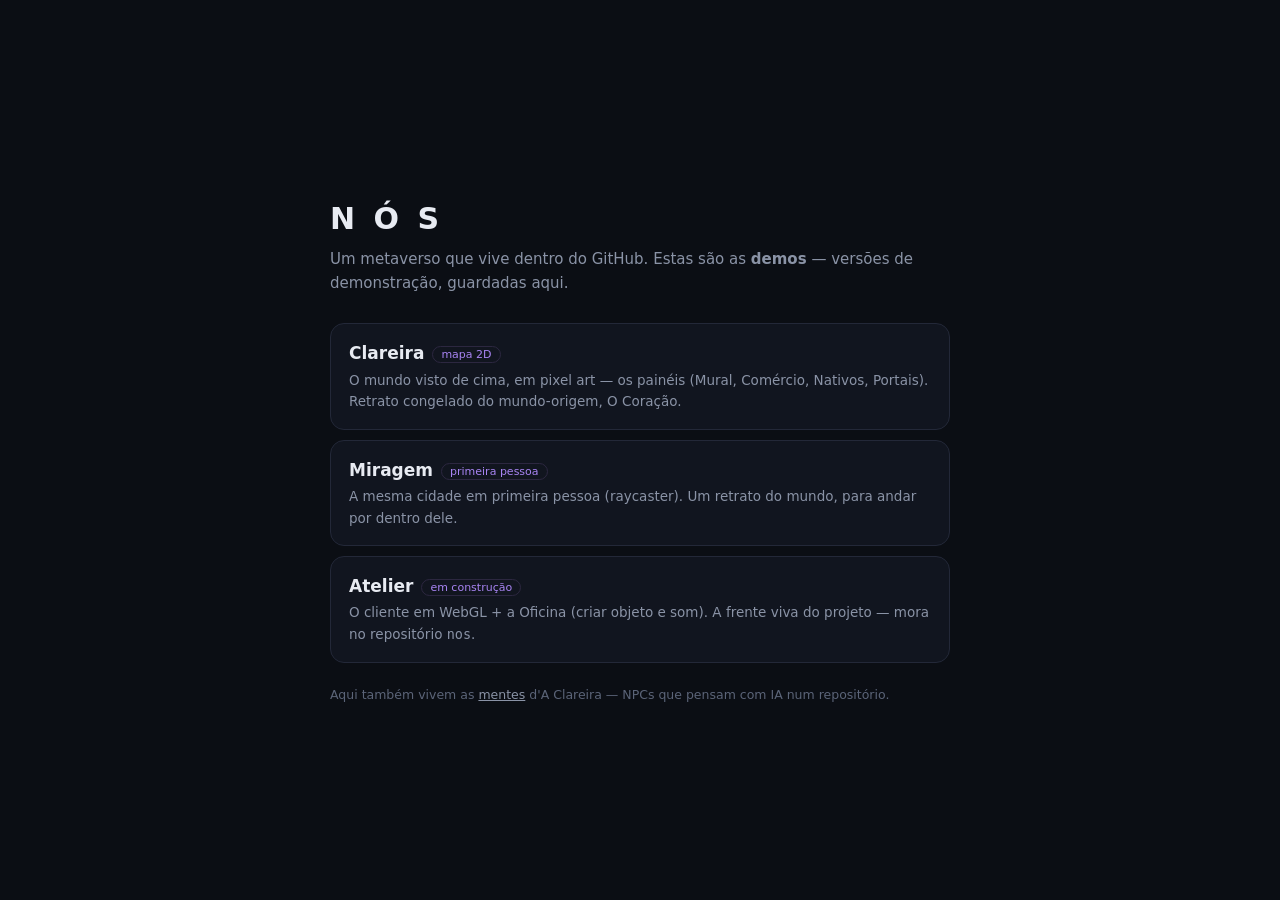
<file: docs/index.html>
<!doctype html>
<html lang="pt-BR">
<head>
<meta charset="utf-8">
<meta name="viewport" content="width=device-width, initial-scale=1">
<title>NÓS — demos</title>
<style>
  :root { color-scheme: dark; }
  * { box-sizing: border-box; }
  body { margin: 0; min-height: 100vh; display: grid; place-items: center; padding: 24px;
    font: 15px/1.6 system-ui, sans-serif; color: #cdd3e0; background: #0b0e14; }
  main { width: 100%; max-width: 620px; }
  h1 { font-size: 30px; letter-spacing: 4px; margin: 0 0 4px; color: #e8ebf2; }
  .sub { color: #8a93a6; margin: 0 0 28px; }
  a.card { display: block; text-decoration: none; color: inherit; border: 1px solid #232838;
    border-radius: 14px; padding: 16px 18px; margin: 10px 0; background: #11151f; transition: .15s; }
  a.card:hover { border-color: #a884f3; background: #151a26; }
  a.card b { color: #e8ebf2; font-size: 17px; }
  a.card .d { color: #8a93a6; font-size: 13.5px; margin-top: 2px; }
  .tag { font-size: 11px; color: #a884f3; border: 1px solid #2c2740; border-radius: 999px;
    padding: 1px 8px; margin-left: 8px; vertical-align: middle; }
  footer { color: #5b6478; font-size: 12.5px; margin-top: 22px; }
  footer a { color: #8a93a6; }
</style>
</head>
<body>
<main>
  <h1>N Ó S</h1>
  <p class="sub">Um metaverso que vive dentro do GitHub. Estas são as <b>demos</b> — versões de demonstração, guardadas aqui.</p>

  <a class="card" href="./clareira/">
    <b>Clareira</b><span class="tag">mapa 2D</span>
    <div class="d">O mundo visto de cima, em pixel art — os painéis (Mural, Comércio, Nativos, Portais). Retrato congelado do mundo-origem, O Coração.</div>
  </a>

  <a class="card" href="./miragem/">
    <b>Miragem</b><span class="tag">primeira pessoa</span>
    <div class="d">A mesma cidade em primeira pessoa (raycaster). Um retrato do mundo, para andar por dentro dele.</div>
  </a>

  <a class="card" href="https://brigsd.github.io/nos/fps/v3/jogo.html">
    <b>Atelier</b><span class="tag">em construção</span>
    <div class="d">O cliente em WebGL + a Oficina (criar objeto e som). A frente viva do projeto — mora no repositório <code>nos</code>.</div>
  </a>

  <footer>
    Aqui também vivem as <a href="https://github.com/brigsd/nos-mentes">mentes</a> d'A Clareira — NPCs que pensam com IA num repositório.
  </footer>
</main>
</body>
</html>
</file>
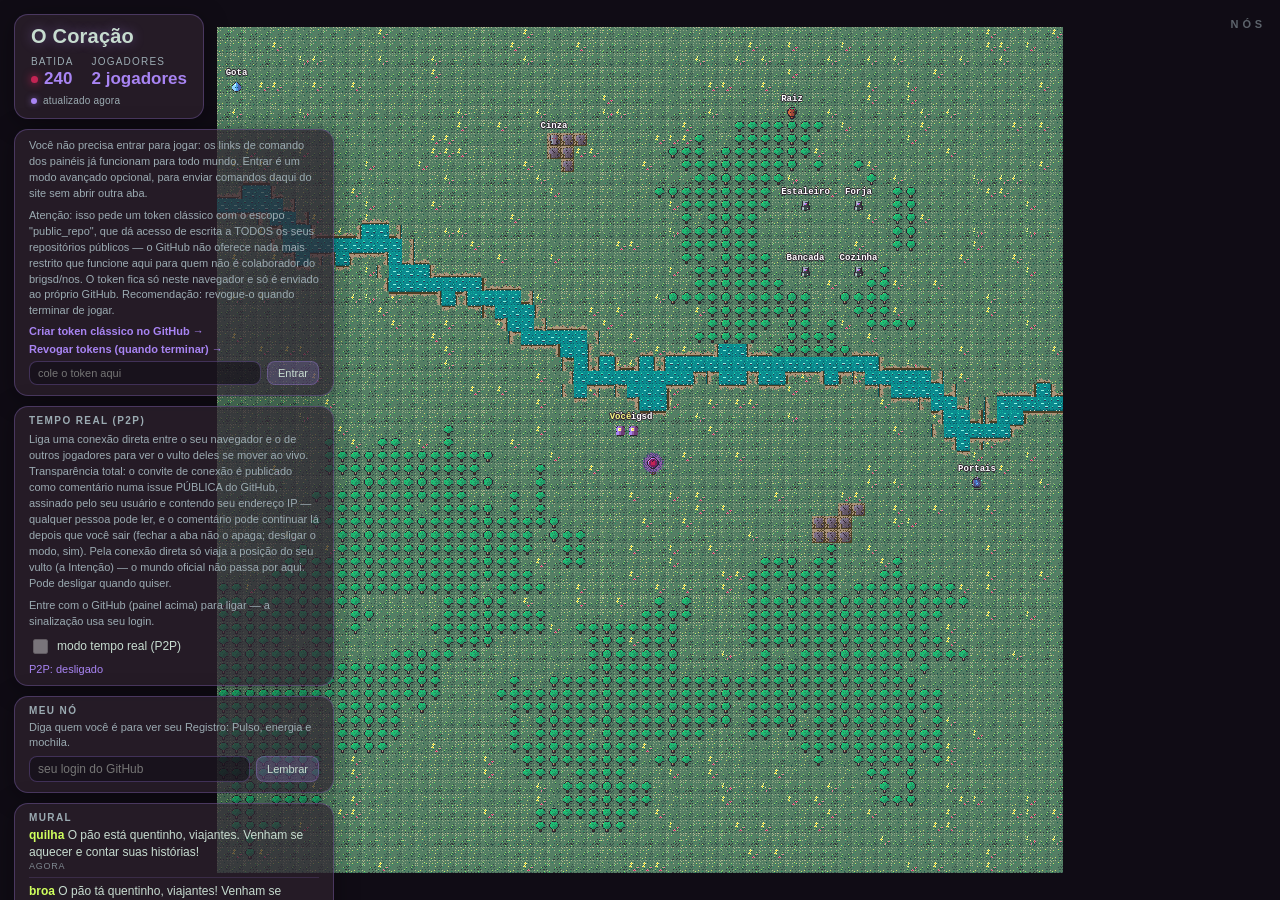
<file: docs/clareira/index.html>
<!doctype html>
<!-- Entrada do cliente 2D (V1): shell do Vite — mapa, painéis e HUD nascem de site/src/*.ts. -->
<html lang="pt-BR">
  <head>
    <meta charset="UTF-8" />
    <meta
      name="viewport"
      content="width=device-width, initial-scale=1, maximum-scale=1, user-scalable=no, viewport-fit=cover"
    />
    <meta name="theme-color" content="#100c15" />
    <meta
      name="description"
      content="O Coração — o primeiro mundo de NÓS, um metaverso coletivo 2D que vive inteiramente dentro do GitHub."
    />
    <title>O Coração · NÓS</title>
    <script type="module" crossorigin src="./assets/index-DyHT3wCT.js"></script>
    <link rel="stylesheet" crossorigin href="./assets/index-C6pbxzJj.css">
  </head>
  <body>
    <div id="app">
      <canvas id="map" aria-label="Mapa de O Coração"></canvas>

      <div id="hud">
        <div class="hud-top-group">
          <div class="hud-visiting" id="hud-visiting" hidden aria-live="polite"></div>

          <div class="hud-top">
            <div class="hud-panel">
              <h1 class="hud-title" id="hud-world-name">O Coração</h1>
              <dl class="hud-stats">
                <div class="hud-stat">
                  <dt>Batida</dt>
                  <dd><span class="pulse-dot" aria-hidden="true"></span><span id="stat-tick">—</span></dd>
                </div>
                <div class="hud-stat">
                  <dt>Jogadores</dt>
                  <dd id="stat-players">—</dd>
                </div>
              </dl>
              <p class="live-indicator" id="hud-live">
                <span class="live-dot" id="hud-live-dot" aria-hidden="true"></span><span id="hud-live-label">—</span>
              </p>
            </div>
            <div class="hud-brand" aria-hidden="true">NÓS</div>
          </div>

          <section class="hud-auth" id="hud-auth" aria-label="Entrar com GitHub"></section>

          <section class="hud-p2p" id="hud-p2p" aria-label="Modo tempo real (P2P) — ver outros jogadores ao vivo"></section>

          <section class="hud-meuno" id="hud-meuno" aria-label="Meu Nó — Pulso, energia e mochila"></section>

          <section class="hud-mural" id="hud-mural" aria-label="Mural do mundo — últimas falas, trocas e respostas">
            <h2 class="hud-mural-title">Mural</h2>
            <ol class="hud-mural-list" id="hud-mural-list"></ol>
          </section>

          <details class="hud-comercio" id="hud-comercio">
            <summary class="hud-comercio-summary">Comércio</summary>
            <div id="hud-comercio-body"></div>
          </details>

          <details class="hud-nativos" id="hud-nativos">
            <summary class="hud-nativos-summary">Nativos</summary>
            <div id="hud-nativos-body"></div>
          </details>

          <details class="hud-oficinas" id="hud-oficinas">
            <summary class="hud-oficinas-summary">Oficinas</summary>
            <div id="hud-oficinas-body"></div>
          </details>

          <details class="hud-portais" id="hud-portais">
            <summary class="hud-portais-summary">Portais</summary>
            <div id="hud-portais-body"></div>
          </details>
        </div>

        <p class="hud-hint">
          Arraste para explorar · roda ou pinça para aproximar ·
          <a class="hud-fps-link" href="fps/">jogar em primeira pessoa ▶</a>
        </p>
      </div>

      <div id="status" class="status" role="status" hidden></div>
    </div>
  </body>
</html>
</file>
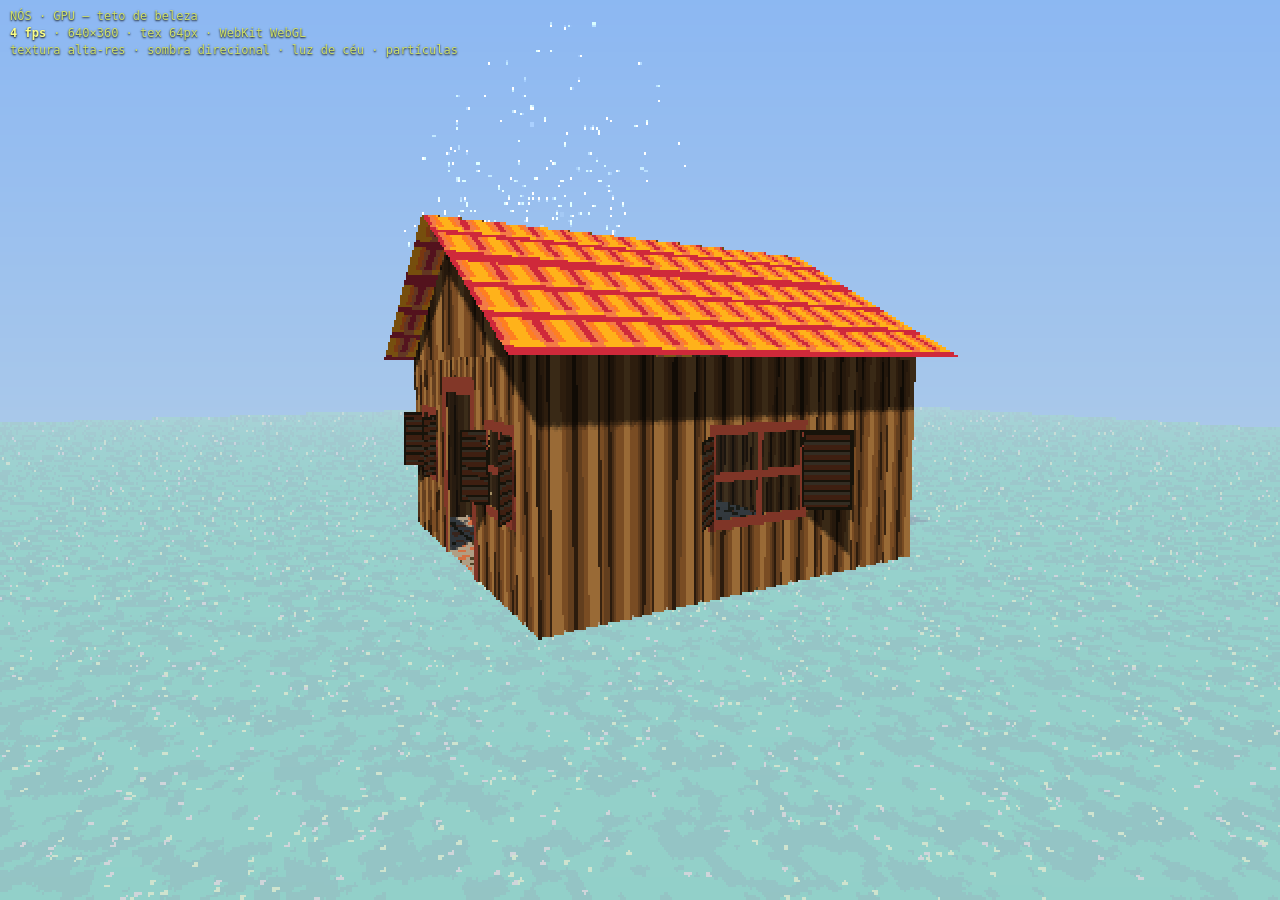
<file: docs/miragem/gpu-beauty.html>
<!doctype html>
<!-- teto de beleza GPU (D-54): variante do protótipo WebGL pra medir o máximo visual antes do v3. -->
<html lang="pt-BR">
<head>
<meta charset="utf-8" />
<meta name="viewport" content="width=device-width, initial-scale=1, viewport-fit=cover" />
<title>NÓS · teto de beleza GPU (D-54)</title>
<style>
  html, body { margin: 0; height: 100%; background: #0c0f16; overflow: hidden; }
  #c { display: block; width: 100vw; height: 100vh; image-rendering: pixelated; image-rendering: crisp-edges; }
  #hud { position: fixed; top: 8px; left: 10px; font: 12px/1.4 ui-monospace, Menlo, monospace; color: #cddf6c; text-shadow: 0 1px 2px #000; pointer-events: none; }
  #hud b { color: #fbff86; }
</style>
</head>
<body>
<canvas id="c"></canvas>
<div id="hud">NÓS · GPU — teto de beleza<br><b id="fps">— fps</b> · <span id="dev">—</span><br>textura alta-res · sombra direcional · luz de céu · partículas</div>
<script>
/* ============================================================================
   NÓS — teto de beleza GPU (D-54b). A casa do D-53 com o que a GPU dá "de
   graça" e a CPU não dava: texturas de alta resolução (64px), SOMBRA
   DIRECIONAL real (shadow-map — o sol projeta a casa no chão e o beiral
   sombreia a parede), luz de céu HEMISFÉRICA (ambiente do alto + rebote do
   chão) e PARTÍCULAS (poeira/pólen pegando a luz). Tudo num framebuffer
   fixo (?res=), upscale NEAREST — pixel art preservado, custo ~constante.
   ========================================================================== */
const P = new URLSearchParams(location.search);
const IW = Math.max(160, (parseInt(P.get('res')) || 640) | 0), IH = Math.round(IW * 9 / 16);
const TS = Math.max(1, (parseInt(P.get('ts')) || 4) | 0);   // escala das texturas (4 = 64px)

const PALETTE = ["#2e222f","#3e3546","#625565","#966c6c","#ab947a","#694f62","#7f708a","#9babb2","#c7dcd0","#ffffff","#6e2727","#b33831","#ea4f36","#f57d4a","#ae2334","#e83b3b","#fb6b1d","#f79617","#f9c22b","#7a3045","#9e4539","#cd683d","#e6904e","#fbb954","#4c3e24","#676633","#a2a947","#d5e04b","#fbff86","#165a4c","#239063","#1ebc73","#91db69","#cddf6c","#313638","#374e4a","#547e64","#92a984","#b2ba90","#0b5e65","#0b8a8f","#0eaf9b","#30e1b9","#8ff8e2","#323353","#484a77","#4d65b4","#4d9be6","#8fd3ff","#45293f","#6b3e75","#905ea9","#a884f3","#eaaded","#753c54","#a24b6f","#cf657f","#ed8099","#831c5d","#c32454","#f04f78","#f68181","#fca790","#fdcbb0"];
const RGB = PALETTE.map(h => [parseInt(h.slice(1,3),16), parseInt(h.slice(3,5),16), parseInt(h.slice(5,7),16)]);
/* dithering ordenado (Bayer 4×4): mescla 2 índices da paleta no pixel p/ COMPOR
   cores que a Resurrect64 não tem — ex.: castanho-sela = laranja+marrom-escuro */
const BAYER4 = [0,8,2,10, 12,4,14,6, 3,11,1,9, 15,7,13,5];
function dth(x, y, a, b, t) { return (BAYER4[(y & 3) * 4 + (x & 3)] / 16) < t ? a : b; }
function hash2(x, y) { let h = (x * 374761393 + y * 668265263) >>> 0; h = (h ^ (h >> 13)) * 1274126177; return ((h ^ (h >> 16)) >>> 0) / 4294967295; }
function vnoise(x, y) { const xi = Math.floor(x), yi = Math.floor(y), xf = x - xi, yf = y - yi; const u = xf*xf*(3-2*xf), v = yf*yf*(3-2*yf); const a=hash2(xi,yi),b=hash2(xi+1,yi),c=hash2(xi,yi+1),d=hash2(xi+1,yi+1); return a*(1-u)*(1-v)+b*u*(1-v)+c*(1-u)*v+d*u*v; }
function fbm(x, y) { return vnoise(x, y) * 0.6 + vnoise(x * 2.1 + 5, y * 2.1 + 9) * 0.3 + vnoise(x * 4.3, y * 4.3) * 0.1; }

/* ---------- texturas de alta-res (coords em espaço "base"; S = escala) ---------- */
function texCanvas(W, H, fn) {
  const cv = document.createElement('canvas'); cv.width = W; cv.height = H;
  const ctx = cv.getContext('2d'); const img = ctx.createImageData(W, H); const d = img.data;
  for (let y = 0; y < H; y++) for (let x = 0; x < W; x++) {
    const v = fn(x, y); const o = (y*W+x)*4;
    if (Array.isArray(v)) { d[o]=v[0]; d[o+1]=v[1]; d[o+2]=v[2]; d[o+3]=255; } // cor RGB direta (fora da paleta)
    else if (v < 0) { d[o+3] = 0; }                                            // transparente
    else { const [r,g,b] = RGB[v]; d[o]=r; d[o+1]=g; d[o+2]=b; d[o+3]=255; }   // índice da paleta
  }
  ctx.putImageData(img, 0, 0); return cv;
}
/* TORA VERTICAL UNIFORME (de pé) em CASTANHO QUENTE (mel/castanheira) como a
   referência do ideador. O castanho-sela não existe na paleta -> COMPOSTO por
   dithering (laranja 21 + marrom-escuro 24 = ~#865129). Cilindro: crista clara
   -> corpo castanho -> borda escura. Grão = estrias verticais um tom +escuras. */
/* madeira em tons REAIS (a Resurrect64 não tem castanho quente) — mel na crista
   -> castanho no corpo -> sombra na borda, + 2 grãos finos. Liso, como a ref. */
const W_CREST=[190,138,80], W_BODY=[150,98,52], W_MID=[122,80,44], W_EDGE=[92,60,32], W_GRAIN=[70,45,24], W_JUNTA=[54,35,19];
function logIdx(x, y) {
  const bx = x / TS, by = y / TS;
  const logW = 3.4, li = Math.floor(bx / logW), inLog = bx / logW - li;  // toras de pé
  if (inLog < 0.05 || inLog > 0.95) return W_JUNTA;                      // junta entre toras
  const r = Math.abs(inLog - 0.5);                                       // 0 meio .. 0.5 borda (cilindro)
  let c = r < 0.14 ? W_CREST : r < 0.30 ? W_BODY : r < 0.42 ? W_MID : W_EDGE;
  if (Math.abs(inLog - 0.30) < 0.02 || Math.abs(inLog - 0.70) < 0.02) c = W_GRAIN; // 2 grãos finos
  return c;
}
const WALL_TEX = texCanvas(16*TS, 32*TS, (x, y) => logIdx(x, y));
/* distância ponto→segmento (p/ desenhar a tesoura) */
function segD(px, py, ax, ay, bx, by) { const ex=bx-ax, ey=by-ay, l2=ex*ex+ey*ey||1; let t=((px-ax)*ex+(py-ay)*ey)/l2; t=t<0?0:t>1?1:t; return Math.hypot(px-(ax+t*ex), py-(ay+t*ey)); }
/* EMPENA: a TESOURA (treliça) simétrica sobre o eixo — pendural central,
   tirante e duas escoras seguindo o telhado. Mapeada uv 0..1 = centralizada. */
/* EMPENA = toras horizontais (log gable), coerente com a parede. A "tesoura"
   pintada ficava chapada/estranha; um log cabin de verdade tem empena de
   toras. Uma treliça DE VERDADE (vigas em 3D) fica pra um próximo passo. */
const TRUSS_TEX = texCanvas(16*TS, 16*TS, (x, y) => logIdx(x, y));
/* verga da porta + fundo interno do vão: também toras (coerência total) */
const TRIM_TEX = texCanvas(16*TS, 16*TS, (x, y) => logIdx(x, y));
const FRAME_TEX = texCanvas(8*TS, 8*TS, (x, y) => (fbm(x/TS*0.6, y/TS*0.6) > 0.55 ? 24 : 20));
/* ABA (folha da janela) — venezianas: ripas horizontais, com moldura */
const SHUTTER_TEX = texCanvas(8*TS, 16*TS, (x, y) => {
  const bx = x/TS, by = y/TS;
  let i = (Math.floor(by) % 2 === 0) ? 4 : 21;                          // ripa clara/escura
  if ((by % 2) < 0.45) i = 24;                                          // sombra sob a ripa
  if (bx < 0.7 || bx > 7.3 || by < 0.6 || by > 15.4) i = 24;            // moldura da aba
  return i;
});
/* telha: fiadas de telhas sobrepostas, cada uma com brilho no topo e sombra
   embaixo (terracota) */
/* TELHA DE BARRO (capa-canal): canais meia-cana descendo a água (cilindro
   como as toras, mas terracota) + fiadas horizontais onde a telha de cima
   sobrepõe (linha de sombra + lábio que pega luz). Lê como telhinha de barro. */
const ROOF_TEX = texCanvas(16*TS, 16*TS, (x, y) => {
  const bx = x/TS, by = y/TS;
  const chanW = 4, ci = Math.floor(bx / chanW), inCh = bx / chanW - ci;  // canais descem a água
  const r = Math.abs(inCh - 0.5);
  let i = r < 0.13 ? 17 : r < 0.28 ? 16 : r < 0.40 ? 21 : 14;            // crista clara -> vale escuro
  const courseH = 5, inC = by % courseH;
  if (inC < 0.85) i = 14;                                                // sombra sob a telha de cima
  else if (inC < 1.6) i = r < 0.32 ? 17 : 21;                            // lábio da telha (luz)
  return i;
});
/* grama: base mosqueada + tufos verticais + florzinhas */
const GRASS_TEX = texCanvas(16*TS, 16*TS, (x, y) => {
  const bx = x/TS, by = y/TS; const n = fbm(bx*0.9+1, by*0.9+1);
  let i = n > 0.7 ? 33 : n > 0.46 ? 32 : n > 0.22 ? 31 : 30;
  if (fbm(bx*3.1, by*0.7) > 0.72) i = 32;              // lâmina
  const h = hash2(x*7, y*7); if (h < 0.006) i = 28; else if (h < 0.012) i = 63; // flor
  return i;
});
/* assoalho: tábuas com veio, juntas e nós */
const FLOOR_TEX = texCanvas(16*TS, 16*TS, (x, y) => {
  const bx = x/TS, by = y/TS; const board = (by/4)|0; const n = fbm(bx*2.2+board*5, board*1.7+by*0.3);
  let i = n > 0.62 ? 22 : n < 0.34 ? 4 : 21;
  if ((by % 4) < 0.5) i = 24;                            // junta
  if (hash2((board*97+ (bx*3|0)), board) < 0.05 && (by%4) > 1) i = 24; // nó
  return i;
});

/* ---------- mat4 ---------- */
const m4 = {
  persp(f, a, n, r) { const t = 1/Math.tan(f/2), nf = 1/(n-r); return [t/a,0,0,0, 0,t,0,0, 0,0,(r+n)*nf,-1, 0,0,2*r*n*nf,0]; },
  ortho(l, r, b, t, n, f) { return [2/(r-l),0,0,0, 0,2/(t-b),0,0, 0,0,-2/(f-n),0, -(r+l)/(r-l),-(t+b)/(t-b),-(f+n)/(f-n),1]; },
  mul(a, b) { const o = new Array(16); for (let r=0;r<4;r++) for (let c=0;c<4;c++) o[c*4+r]=a[r]*b[c*4]+a[4+r]*b[c*4+1]+a[8+r]*b[c*4+2]+a[12+r]*b[c*4+3]; return o; },
  lookAt(e, ct, up) { let zx=e[0]-ct[0],zy=e[1]-ct[1],zz=e[2]-ct[2]; let l=Math.hypot(zx,zy,zz)||1; zx/=l;zy/=l;zz/=l;
    let xx=up[1]*zz-up[2]*zy,xy=up[2]*zx-up[0]*zz,xz=up[0]*zy-up[1]*zx; l=Math.hypot(xx,xy,xz)||1; xx/=l;xy/=l;xz/=l;
    const yx=zy*xz-zz*xy,yy=zz*xx-zx*xz,yz=zx*xy-zy*xx;
    return [xx,yx,zx,0, xy,yy,zy,0, xz,yz,zz,0, -(xx*e[0]+xy*e[1]+xz*e[2]),-(yx*e[0]+yy*e[1]+yz*e[2]),-(zx*e[0]+zy*e[1]+zz*e[2]),1]; },
};

/* ---------- geometria ---------- */
function Mesh() { return { v: [] }; }
function quad(m, p0, p1, p2, p3, uS, vS, nrm) { const push = (p,u,v) => m.v.push(p[0],p[1],p[2], u,v, nrm[0],nrm[1],nrm[2]);
  push(p0,0,vS); push(p1,uS,vS); push(p2,uS,0); push(p0,0,vS); push(p2,uS,0); push(p3,0,0); }
function quadUV(m, p0, p1, p2, p3, a, b, c, d, nrm) { const push = (p,uv) => m.v.push(p[0],p[1],p[2], uv[0],uv[1], nrm[0],nrm[1],nrm[2]);
  push(p0,a); push(p1,b); push(p2,c); push(p0,a); push(p2,c); push(p3,d); }
function tri(m, p0, p1, p2, uv0, uv1, uv2, nrm) { const push = (p,uv) => m.v.push(p[0],p[1],p[2], uv[0],uv[1], nrm[0],nrm[1],nrm[2]);
  push(p0,uv0); push(p1,uv1); push(p2,uv2); }
const HW = 1.5, WALLH = 1.2, RIDGE = 1.98, DOORW = 0.34, DOORH = 1.0, OV = 0.22;   // porta MAIS ESTREITA e ALTA
const walls = Mesh(), truss = Mesh(), trim = Mesh(), fram = Mesh(), shut = Mesh(), roof = Mesh(), floor = Mesh(), planks = Mesh();
/* PAREDE COM VÃO real (janela = abertura): base (o,R,U,N) + tamanho (w,h) +
   furo (hx,hy,hw,hh). Emite 4 tiras ao redor (madeira contínua), moldura escura
   e cruzeta fina; o vão fica ABERTO — vê-se o interior através. */
function panelHole(o, R, U, N, w, h, hx, hy, hw, hh, uS, vS) {
  const pt = (lu,lv) => [o[0]+R[0]*lu+U[0]*lv, o[1]+R[1]*lu+U[1]*lv, o[2]+R[2]*lu+U[2]*lv];
  const uv = (lu,lv) => [lu/w*uS, (1-lv/h)*vS];
  const strip = (a,b,c,d) => quadUV(walls, pt(a,b),pt(c,b),pt(c,d),pt(a,d), uv(a,b),uv(c,b),uv(c,d),uv(a,d), N);
  strip(0,0, w,hy); strip(0,hy+hh, w,h); strip(0,hy, hx,hy+hh); strip(hx+hw,hy, w,hy+hh);
  const off = [N[0]*0.01, N[1]*0.01, N[2]*0.01];
  const P = (lu,lv) => { const p = pt(lu,lv); return [p[0]+off[0], p[1]+off[1], p[2]+off[2]]; };
  const bar = (a,b,c,d) => quadUV(fram, P(a,b),P(c,b),P(c,d),P(a,d), [0,1],[1,1],[1,0],[0,0], N);
  const fw = 0.05;
  bar(hx-fw,hy-fw, hx+hw+fw,hy); bar(hx-fw,hy+hh, hx+hw+fw,hy+hh+fw);   // moldura baixo/topo
  bar(hx-fw,hy, hx,hy+hh); bar(hx+hw,hy, hx+hw+fw,hy+hh);               // moldura esq/dir
  const mx = hx+hw/2, my = hy+hh/2, mt = 0.022;
  bar(mx-mt,hy, mx+mt,hy+hh); bar(hx,my-mt, hx+hw,my+mt);              // cruzeta
  // DUAS ABAS (folhas que abrem): dobradiça em cada lateral, abertas ~40° pra fora
  const ws = hw/2 * 0.98, ang = 0.72, co = Math.cos(ang), si = Math.sin(ang);
  const aba = (hu, dir) => {
    const P = (lu, lv) => [o[0]+R[0]*lu+U[0]*lv, o[1]+R[1]*lu+U[1]*lv, o[2]+R[2]*lu+U[2]*lv];
    const hb = P(hu, hy), ht = P(hu, hy+hh);
    const fO = [dir*R[0]*ws*co + N[0]*ws*si, dir*R[1]*ws*co + N[1]*ws*si, dir*R[2]*ws*co + N[2]*ws*si];
    const fb = [hb[0]+fO[0], hb[1]+fO[1], hb[2]+fO[2]], ft = [ht[0]+fO[0], ht[1]+fO[1], ht[2]+fO[2]];
    let e1=[ht[0]-hb[0],ht[1]-hb[1],ht[2]-hb[2]], e2=[fO[0],fO[1],fO[2]];
    let nx=e1[1]*e2[2]-e1[2]*e2[1], ny=e1[2]*e2[0]-e1[0]*e2[2], nz=e1[0]*e2[1]-e1[1]*e2[0]; const nl=Math.hypot(nx,ny,nz)||1;
    const nrm=[nx/nl*dir, ny/nl*dir, nz/nl*dir];
    quadUV(shut, hb, fb, ft, ht, [0,1],[1,1],[1,0],[0,0], nrm);
  };
  aba(hx, -1); aba(hx+hw, 1);                                          // folha esquerda / direita
}
quad(floor, [-18,0,18],[18,0,18],[18,0,-18],[-18,0,-18], 36,36, [0,1,0]);
quad(planks, [-HW,0.01,HW],[HW,0.01,HW],[HW,0.01,-HW],[-HW,0.01,-HW], 3,3, [0,1,0]);
// paredes E/O do beiral, com UMA janela-abertura centrada
panelHole([HW,0,HW], [0,0,-1], [0,1,0], [1,0,0], 2*HW, WALLH, 1.15, 0.40, 0.7, 0.42, 3, 1);
panelHole([-HW,0,-HW], [0,0,1], [0,1,0], [-1,0,0], 2*HW, WALLH, 1.15, 0.40, 0.7, 0.42, 3, 1);
// parede N (fundo, sólida) + empena-tesoura
quad(walls, [-HW,0,-HW],[HW,0,-HW],[HW,WALLH,-HW],[-HW,WALLH,-HW], 3,1, [0,0,-1]);
tri(truss, [-HW,WALLH,-HW],[HW,WALLH,-HW],[0,RIDGE,-HW], [0,0],[1,0],[0.5,1], [0,0,-1]);
// parede S (frente): jambas com janela-abertura, verga, empena-tesoura, fundo do vão
panelHole([-HW,0,HW], [1,0,0], [0,1,0], [0,0,1], HW-DOORW, WALLH, 0.36, 0.46, 0.44, 0.38, 1, 1);
panelHole([DOORW,0,HW], [1,0,0], [0,1,0], [0,0,1], HW-DOORW, WALLH, 0.36, 0.46, 0.44, 0.38, 1, 1);
quad(trim, [-DOORW,DOORH,HW],[DOORW,DOORH,HW],[DOORW,WALLH,HW],[-DOORW,WALLH,HW], 1,0.2, [0,0,1]);      // verga
// MOLDURA da porta (batente): dois montantes + verga, madeira escura
{ const fw=0.09, zf=HW+0.012, df=(x0,y0,x1,y1)=>quadUV(fram,[x0,y0,zf],[x1,y0,zf],[x1,y1,zf],[x0,y1,zf],[0,1],[1,1],[1,0],[0,0],[0,0,1]);
  df(-DOORW-fw,0,-DOORW,DOORH+fw); df(DOORW,0,DOORW+fw,DOORH+fw); df(-DOORW-fw,DOORH,DOORW+fw,DOORH+fw); }
tri(truss, [-HW,WALLH,HW],[HW,WALLH,HW],[0,RIDGE,HW], [0,0],[1,0],[0.5,1], [0,0,1]);
quad(trim, [-DOORW,0,-HW+0.02],[DOORW,0,-HW+0.02],[DOORW,DOORH,-HW+0.02],[-DOORW,DOORH,-HW+0.02], 1,1, [0,0,1]); // fundo do vão
const EZ = HW + OV, EX = HW + OV;
quad(roof, [0,RIDGE,-EZ],[0,RIDGE,EZ],[-EX,WALLH,EZ],[-EX,WALLH,-EZ], 3.4,1.6, [-0.7,0.7,0]);
quad(roof, [0,RIDGE,EZ],[0,RIDGE,-EZ],[EX,WALLH,-EZ],[EX,WALLH,EZ], 3.4,1.6, [0.7,0.7,0]);

/* ---------- WebGL ---------- */
const canvas = document.getElementById('c');
const gl = canvas.getContext('webgl', { antialias: false, depth: true });
const dev = document.getElementById('dev');
if (!gl) { dev.textContent = 'WebGL indisponível.'; throw new Error('no webgl'); }
dev.textContent = `${IW}×${IH} · tex ${16*TS}px · ` + (gl.getParameter(gl.RENDERER) || '');
function sh(t, s) { const o = gl.createShader(t); gl.shaderSource(o, s); gl.compileShader(o); if (!gl.getShaderParameter(o, gl.COMPILE_STATUS)) throw new Error(gl.getShaderInfoLog(o)); return o; }
function prog(v, f) { const p = gl.createProgram(); gl.attachShader(p, sh(gl.VERTEX_SHADER, v)); gl.attachShader(p, sh(gl.FRAGMENT_SHADER, f)); gl.linkProgram(p); if (!gl.getProgramParameter(p, gl.LINK_STATUS)) throw new Error(gl.getProgramInfoLog(p)); return p; }

/* sol quente + céu; sombra por shadow-map com profundidade EMPACOTADA em RGBA
   (sem extensão — roda em qualquer placa/celular) */
const SUN_DIR = (() => { const v = [0.48, 0.72, 0.5]; const l = Math.hypot(...v); return [v[0]/l, v[1]/l, v[2]/l]; })();
const SUN_COL = [1.05, 0.98, 0.84], SKY_TOP = [0.55, 0.72, 0.95], SKY_HZ = [0.86, 0.90, 0.86], GROUND_AMB = [0.34, 0.30, 0.24];
const SM = 1024;

const PACK = `
  vec4 packDepth(float d){ vec4 e = fract(d * vec4(1.0,255.0,65025.0,16581375.0)); e -= e.yzww * (1.0/255.0); return e; }
  float unpackDepth(vec4 c){ return dot(c, vec4(1.0, 1.0/255.0, 1.0/65025.0, 1.0/16581375.0)); }`;

const depthProg = prog(`
  attribute vec3 aPos; uniform mat4 uLMVP; varying float vZ;
  void main(){ vec4 p = uLMVP * vec4(aPos,1.0); gl_Position = p; vZ = p.z / p.w * 0.5 + 0.5; }`,
  `precision highp float; varying float vZ; ${PACK} void main(){ gl_FragColor = packDepth(vZ); }`);

const scene = prog(`
  attribute vec3 aPos; attribute vec2 aUV; attribute vec3 aNrm;
  uniform mat4 uMVP, uLMVP; uniform vec3 uCam;
  varying vec2 vUV; varying vec3 vN; varying float vD; varying vec4 vLP;
  void main(){ gl_Position = uMVP * vec4(aPos,1.0); vUV = aUV; vN = aNrm;
    vD = distance(aPos, uCam); vLP = uLMVP * vec4(aPos,1.0); }`, `
  precision highp float;
  varying vec2 vUV; varying vec3 vN; varying float vD; varying vec4 vLP;
  uniform sampler2D uTex, uShadow;
  uniform vec3 uSun, uSunCol, uSkyTop, uSkyHz, uGround; ${PACK}
  float shadow(){
    vec3 lc = vLP.xyz / vLP.w * 0.5 + 0.5;
    if (lc.x < 0.0 || lc.x > 1.0 || lc.y < 0.0 || lc.y > 1.0 || lc.z > 1.0) return 1.0;
    float cur = lc.z - 0.0035;                        // bias contra acne
    float s = 0.0; float t = 1.0/${SM}.0;
    for (int i=-1;i<=1;i++) for (int j=-1;j<=1;j++){   // PCF 3×3 (borda macia)
      float d = unpackDepth(texture2D(uShadow, lc.xy + vec2(float(i),float(j))*t));
      s += cur <= d ? 1.0 : 0.0;
    }
    return s / 9.0;
  }
  void main(){
    vec4 tx = texture2D(uTex, vUV); if (tx.a < 0.5) discard;
    vec3 N = normalize(vN);
    float diff = max(0.0, dot(N, uSun));
    float sh = shadow();
    // luz de céu HEMISFÉRICA, dosada p/ não lavar a sombra (ambiente ~0.5)
    vec3 amb = mix(uGround, mix(uSkyHz, uSkyTop, clamp(N.y,0.0,1.0)), N.y*0.5+0.5) * 0.5;
    vec3 lit = tx.rgb * (amb + uSunCol * diff * sh);
    vec3 sky = mix(uSkyHz, uSkyTop, 0.4);
    float fog = clamp(1.0 - (vD - 6.0)/26.0, 0.0, 1.0);
    gl_FragColor = vec4(mix(sky, lit, fog), 1.0);
  }`);

const bg = prog(`attribute vec2 aPos; varying vec2 vUV; void main(){ vUV = aPos*0.5+0.5; gl_Position = vec4(aPos,0.0,1.0);} `,
  `precision mediump float; varying vec2 vUV; uniform vec3 uTop, uHz;
   void main(){ gl_FragColor = vec4(mix(uHz, uTop, pow(clamp(vUV.y,0.0,1.0),0.7)), 1.0); }`);

const parts = prog(`
  attribute vec3 aSeed; uniform mat4 uMVP; uniform float uT; uniform vec3 uCam;
  varying float vTw;
  void main(){
    vec3 p = aSeed;
    p.x += sin(uT*0.3 + aSeed.y*7.0)*0.6; p.z += cos(uT*0.24 + aSeed.x*6.0)*0.6;
    p.y += mod(uT*0.12 + aSeed.z, 1.0)*2.4;                 // sobe e reinicia
    gl_Position = uMVP * vec4(p, 1.0);
    gl_PointSize = clamp(9.0/distance(p,uCam), 1.5, 5.0);
    vTw = 0.5 + 0.5*sin(uT*2.0 + aSeed.x*30.0);             // cintila
  }`, `
  precision mediump float; varying float vTw;
  void main(){ vec2 d = gl_PointCoord - 0.5; float r = dot(d,d);
    if (r > 0.25) discard; float a = (1.0 - r*4.0) * (0.35 + 0.5*vTw);
    gl_FragColor = vec4(1.0, 0.93, 0.7, a); }`);

const AL = { pos: gl.getAttribLocation(scene,'aPos'), uv: gl.getAttribLocation(scene,'aUV'), nrm: gl.getAttribLocation(scene,'aNrm') };
const DL = gl.getAttribLocation(depthProg, 'aPos');
function glTex(cv) { const t = gl.createTexture(); gl.bindTexture(gl.TEXTURE_2D, t);
  gl.texImage2D(gl.TEXTURE_2D, 0, gl.RGBA, gl.RGBA, gl.UNSIGNED_BYTE, cv);
  gl.texParameteri(gl.TEXTURE_2D, gl.TEXTURE_WRAP_S, gl.REPEAT); gl.texParameteri(gl.TEXTURE_2D, gl.TEXTURE_WRAP_T, gl.REPEAT);
  gl.texParameteri(gl.TEXTURE_2D, gl.TEXTURE_MIN_FILTER, gl.NEAREST); gl.texParameteri(gl.TEXTURE_2D, gl.TEXTURE_MAG_FILTER, gl.NEAREST); return t; }
function glMesh(m) { const b = gl.createBuffer(); gl.bindBuffer(gl.ARRAY_BUFFER, b); gl.bufferData(gl.ARRAY_BUFFER, new Float32Array(m.v), gl.STATIC_DRAW); return { buf: b, n: m.v.length/8 }; }
const BATCH = [
  { m: glMesh(floor), t: glTex(GRASS_TEX) }, { m: glMesh(planks), t: glTex(FLOOR_TEX) },
  { m: glMesh(walls), t: glTex(WALL_TEX) }, { m: glMesh(truss), t: glTex(TRUSS_TEX) },
  { m: glMesh(trim), t: glTex(TRIM_TEX) }, { m: glMesh(fram), t: glTex(FRAME_TEX) },
  { m: glMesh(shut), t: glTex(SHUTTER_TEX) }, { m: glMesh(roof), t: glTex(ROOF_TEX) },
];

/* FBO da CENA (?res) + FBO de SOMBRA (SM×SM, cor empacotada) */
function makeFBO(w, h) {
  const tex = gl.createTexture(); gl.bindTexture(gl.TEXTURE_2D, tex);
  gl.texImage2D(gl.TEXTURE_2D, 0, gl.RGBA, w, h, 0, gl.RGBA, gl.UNSIGNED_BYTE, null);
  gl.texParameteri(gl.TEXTURE_2D, gl.TEXTURE_MIN_FILTER, gl.NEAREST); gl.texParameteri(gl.TEXTURE_2D, gl.TEXTURE_MAG_FILTER, gl.NEAREST);
  gl.texParameteri(gl.TEXTURE_2D, gl.TEXTURE_WRAP_S, gl.CLAMP_TO_EDGE); gl.texParameteri(gl.TEXTURE_2D, gl.TEXTURE_WRAP_T, gl.CLAMP_TO_EDGE);
  const rb = gl.createRenderbuffer(); gl.bindRenderbuffer(gl.RENDERBUFFER, rb); gl.renderbufferStorage(gl.RENDERBUFFER, gl.DEPTH_COMPONENT16, w, h);
  const fb = gl.createFramebuffer(); gl.bindFramebuffer(gl.FRAMEBUFFER, fb);
  gl.framebufferTexture2D(gl.FRAMEBUFFER, gl.COLOR_ATTACHMENT0, gl.TEXTURE_2D, tex, 0);
  gl.framebufferRenderbuffer(gl.FRAMEBUFFER, gl.DEPTH_ATTACHMENT, gl.RENDERBUFFER, rb);
  return { fb, tex, w, h };
}
const sceneFBO = makeFBO(IW, IH), shadowFBO = makeFBO(SM, SM);

const quadVBO = gl.createBuffer(); gl.bindBuffer(gl.ARRAY_BUFFER, quadVBO); gl.bufferData(gl.ARRAY_BUFFER, new Float32Array([-1,-1,1,-1,-1,1,1,1]), gl.STATIC_DRAW);
const NP = 320, seeds = new Float32Array(NP * 3);
for (let i = 0; i < NP; i++) { seeds[i*3] = (hash2(i,1)*2-1)*4.5; seeds[i*3+1] = hash2(i,2)*2.2; seeds[i*3+2] = hash2(i,3); }
const partVBO = gl.createBuffer(); gl.bindBuffer(gl.ARRAY_BUFFER, partVBO); gl.bufferData(gl.ARRAY_BUFFER, seeds, gl.STATIC_DRAW);
const PA = gl.getAttribLocation(parts, 'aSeed');

const blit = prog(`attribute vec2 aPos; varying vec2 vUV; void main(){ vUV=aPos*0.5+0.5; gl_Position=vec4(aPos,0.0,1.0);} `,
  `precision mediump float; varying vec2 vUV; uniform sampler2D uTex; void main(){ gl_FragColor = texture2D(uTex, vUV);} `);
const BA = gl.getAttribLocation(blit, 'aPos'), BT = gl.getUniformLocation(blit, 'uTex');

const fixedA = P.has('a') ? parseFloat(P.get('a')) * Math.PI/180 : null;
const eye = P.has('e') ? parseFloat(P.get('e')) : 1.15, rad = P.has('r') ? parseFloat(P.get('r')) : 5.4;
function resize() { const dpr = Math.min(devicePixelRatio||1, 2); canvas.width = innerWidth*dpr|0; canvas.height = innerHeight*dpr|0; }
addEventListener('resize', resize); resize();

// matriz de luz (ortográfica, cobrindo a casa)
const lightView = m4.lookAt([SUN_DIR[0]*8, SUN_DIR[1]*8, SUN_DIR[2]*8], [0,0.5,0], [0,1,0]);
const lightMVP = m4.mul(m4.ortho(-3.6, 3.6, -3.6, 3.6, 0.1, 20), lightView);
const lMVPf = new Float32Array(lightMVP);

function drawScene(prg, aLoc) {
  for (const B of BATCH) {
    if (prg === scene) { gl.activeTexture(gl.TEXTURE0); gl.bindTexture(gl.TEXTURE_2D, B.t); }
    gl.bindBuffer(gl.ARRAY_BUFFER, B.m.buf);
    gl.enableVertexAttribArray(aLoc.pos); gl.vertexAttribPointer(aLoc.pos, 3, gl.FLOAT, false, 32, 0);
    if (prg === scene) { gl.enableVertexAttribArray(aLoc.uv); gl.vertexAttribPointer(aLoc.uv, 2, gl.FLOAT, false, 32, 12);
      gl.enableVertexAttribArray(aLoc.nrm); gl.vertexAttribPointer(aLoc.nrm, 3, gl.FLOAT, false, 32, 20); }
    gl.drawArrays(gl.TRIANGLES, 0, B.m.n);
  }
}

let t0 = performance.now(), frames = 0, fpsEl = document.getElementById('fps');
function frame(now) {
  const ang = fixedA !== null ? fixedA : now/5200, T = now/1000;
  const ex = Math.sin(ang)*rad, ez = Math.cos(ang)*rad, cam = [ex, eye, ez];
  const mvp = m4.mul(m4.persp(58*Math.PI/180, IW/IH, 0.05, 60), m4.lookAt(cam, [0,0.6,0], [0,1,0]));
  const mvpf = new Float32Array(mvp);

  // --- 1: mapa de sombra (profundidade da luz) ---
  gl.bindFramebuffer(gl.FRAMEBUFFER, shadowFBO.fb); gl.viewport(0,0,SM,SM);
  gl.enable(gl.DEPTH_TEST); gl.disable(gl.BLEND); gl.clearColor(1,1,1,1); gl.clear(gl.COLOR_BUFFER_BIT|gl.DEPTH_BUFFER_BIT);
  gl.useProgram(depthProg); gl.uniformMatrix4fv(gl.getUniformLocation(depthProg,'uLMVP'), false, lMVPf);
  drawScene(depthProg, { pos: DL });

  // --- 2: cena -> FBO interno ---
  gl.bindFramebuffer(gl.FRAMEBUFFER, sceneFBO.fb); gl.viewport(0,0,IW,IH);
  gl.disable(gl.DEPTH_TEST); gl.useProgram(bg);   // fundo em gradiente
  gl.uniform3fv(gl.getUniformLocation(bg,'uTop'), SKY_TOP); gl.uniform3fv(gl.getUniformLocation(bg,'uHz'), SKY_HZ);
  gl.bindBuffer(gl.ARRAY_BUFFER, quadVBO); gl.enableVertexAttribArray(BA); gl.vertexAttribPointer(BA,2,gl.FLOAT,false,0,0); gl.drawArrays(gl.TRIANGLE_STRIP,0,4);
  gl.enable(gl.DEPTH_TEST); gl.clear(gl.DEPTH_BUFFER_BIT);
  gl.useProgram(scene);
  gl.uniformMatrix4fv(gl.getUniformLocation(scene,'uMVP'), false, mvpf);
  gl.uniformMatrix4fv(gl.getUniformLocation(scene,'uLMVP'), false, lMVPf);
  gl.uniform3fv(gl.getUniformLocation(scene,'uCam'), cam);
  gl.uniform3fv(gl.getUniformLocation(scene,'uSun'), SUN_DIR); gl.uniform3fv(gl.getUniformLocation(scene,'uSunCol'), SUN_COL);
  gl.uniform3fv(gl.getUniformLocation(scene,'uSkyTop'), SKY_TOP); gl.uniform3fv(gl.getUniformLocation(scene,'uSkyHz'), SKY_HZ); gl.uniform3fv(gl.getUniformLocation(scene,'uGround'), GROUND_AMB);
  gl.uniform1i(gl.getUniformLocation(scene,'uTex'), 0); gl.uniform1i(gl.getUniformLocation(scene,'uShadow'), 1);
  gl.activeTexture(gl.TEXTURE1); gl.bindTexture(gl.TEXTURE_2D, shadowFBO.tex);
  drawScene(scene, AL);
  // partículas (aditivas, testam profundidade mas não escrevem)
  gl.useProgram(parts); gl.enable(gl.BLEND); gl.blendFunc(gl.SRC_ALPHA, gl.ONE); gl.depthMask(false);
  gl.uniformMatrix4fv(gl.getUniformLocation(parts,'uMVP'), false, mvpf); gl.uniform1f(gl.getUniformLocation(parts,'uT'), T); gl.uniform3fv(gl.getUniformLocation(parts,'uCam'), cam);
  gl.bindBuffer(gl.ARRAY_BUFFER, partVBO); gl.enableVertexAttribArray(PA); gl.vertexAttribPointer(PA,3,gl.FLOAT,false,0,0);
  gl.drawArrays(gl.POINTS, 0, NP); gl.depthMask(true); gl.disable(gl.BLEND);

  // --- 3: FBO -> tela, upscale NEAREST ---
  gl.bindFramebuffer(gl.FRAMEBUFFER, null); gl.viewport(0,0,canvas.width,canvas.height); gl.disable(gl.DEPTH_TEST);
  gl.useProgram(blit); gl.activeTexture(gl.TEXTURE0); gl.bindTexture(gl.TEXTURE_2D, sceneFBO.tex); gl.uniform1i(BT,0);
  gl.bindBuffer(gl.ARRAY_BUFFER, quadVBO); gl.enableVertexAttribArray(BA); gl.vertexAttribPointer(BA,2,gl.FLOAT,false,0,0); gl.drawArrays(gl.TRIANGLE_STRIP,0,4);

  frames++; if (now - t0 >= 500) { fpsEl.textContent = Math.round(frames*1000/(now-t0)) + ' fps'; frames = 0; t0 = now; }
  requestAnimationFrame(frame);
}
requestAnimationFrame(frame);
window.__ready = true;
</script>
</body>
</html>
</file>
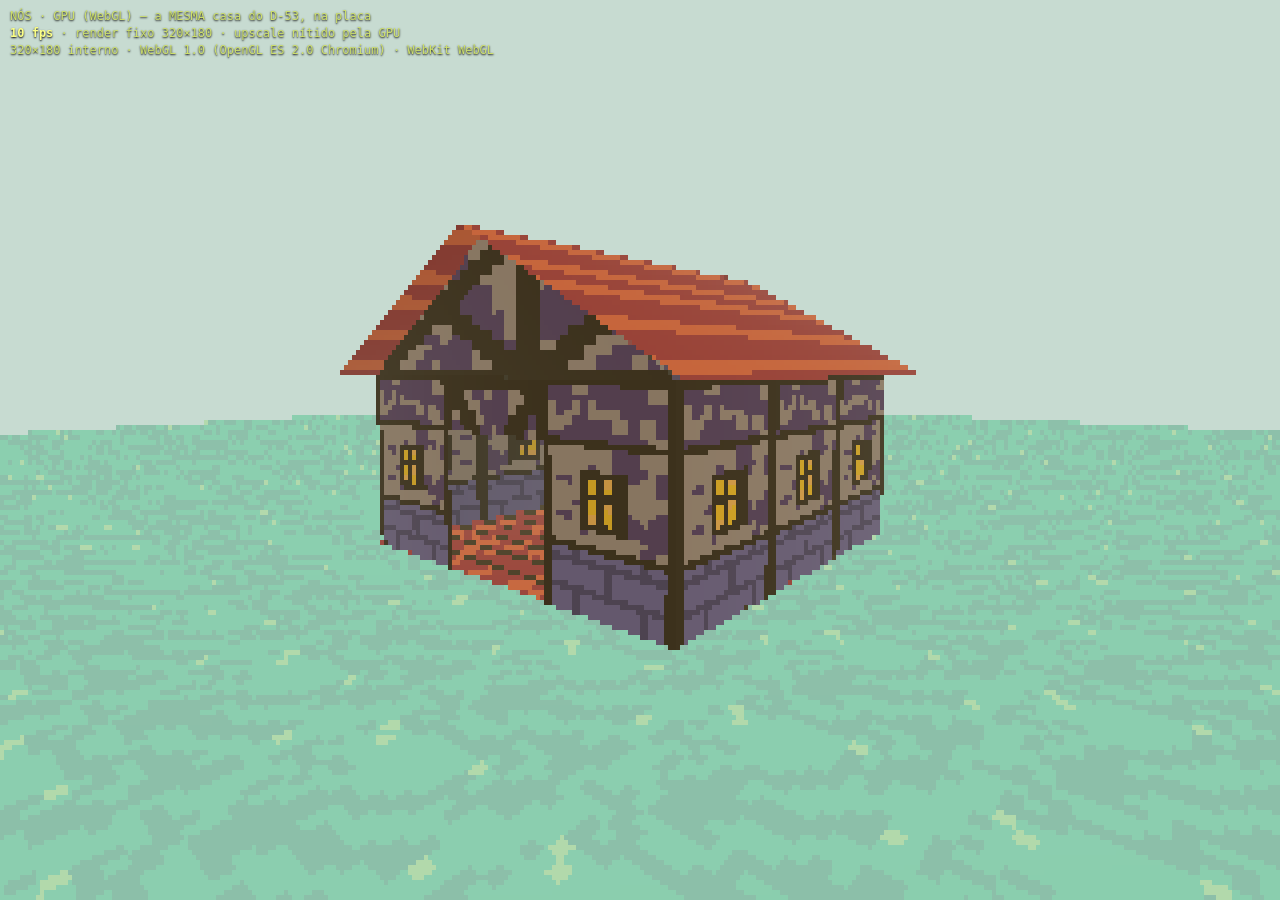
<file: docs/miragem/gpu.html>
<!doctype html>
<!-- protótipo GPU (D-54): renderizador WebGL 320×180 com upscale — publicado em /fps/gpu.html pra sentir a perf no celular. -->
<html lang="pt-BR">
<head>
<meta charset="utf-8" />
<meta name="viewport" content="width=device-width, initial-scale=1, viewport-fit=cover" />
<title>NÓS · protótipo GPU (D-54)</title>
<style>
  html, body { margin: 0; height: 100%; background: #10141c; overflow: hidden; }
  /* a tela é preenchida pelo canvas; o buffer interno é 320x180 e a GPU
     faz o upscale NÍTIDO (pixel art preservado, custo constante) */
  #c { display: block; width: 100vw; height: 100vh; image-rendering: pixelated; image-rendering: crisp-edges; }
  #hud { position: fixed; top: 8px; left: 10px; font: 12px/1.4 ui-monospace, Menlo, monospace; color: #cddf6c; text-shadow: 0 1px 2px #000; pointer-events: none; }
  #hud b { color: #fbff86; }
</style>
</head>
<body>
<canvas id="c"></canvas>
<div id="hud">NÓS · GPU (WebGL) — a MESMA casa do D-53, na placa<br><b id="fps">— fps</b> · render fixo 320×180 · upscale nítido pela GPU<br><span id="dev">—</span></div>
<script>
/* ============================================================================
   NÓS — protótipo GPU (D-54). Prova de conceito: a casa do D-53 renderizada
   por GEOMETRIA no WebGL. Paredes/telhado/empena = quads (as paredes-segmento
   JÁ eram quads); chão = plano; tudo desenhado num framebuffer 320×180 e o
   upscale é da GPU (nítido, custo independente da tela — o que conserta o
   "roda terrível no celular"). Z-buffer por-pixel = oclusão correta de graça.
   Pixel art mantido: texturas procedurais + filtragem NEAREST em tudo.
   ========================================================================== */

const PALETTE = ["#2e222f","#3e3546","#625565","#966c6c","#ab947a","#694f62","#7f708a","#9babb2","#c7dcd0","#ffffff","#6e2727","#b33831","#ea4f36","#f57d4a","#ae2334","#e83b3b","#fb6b1d","#f79617","#f9c22b","#7a3045","#9e4539","#cd683d","#e6904e","#fbb954","#4c3e24","#676633","#a2a947","#d5e04b","#fbff86","#165a4c","#239063","#1ebc73","#91db69","#cddf6c","#313638","#374e4a","#547e64","#92a984","#b2ba90","#0b5e65","#0b8a8f","#0eaf9b","#30e1b9","#8ff8e2","#323353","#484a77","#4d65b4","#4d9be6","#8fd3ff","#45293f","#6b3e75","#905ea9","#a884f3","#eaaded","#753c54","#a24b6f","#cf657f","#ed8099","#831c5d","#c32454","#f04f78","#f68181","#fca790","#fdcbb0"];
const RGB = PALETTE.map(h => [parseInt(h.slice(1,3),16), parseInt(h.slice(3,5),16), parseInt(h.slice(5,7),16)]);

/* ---------- ruído de valor (mesma linguagem do cliente) ---------- */
function hash2(x, y) { let h = (x * 374761393 + y * 668265263) >>> 0; h = (h ^ (h >> 13)) * 1274126177; return ((h ^ (h >> 16)) >>> 0) / 4294967295; }
function vnoise(x, y) {
  const xi = Math.floor(x), yi = Math.floor(y), xf = x - xi, yf = y - yi;
  const u = xf * xf * (3 - 2 * xf), v = yf * yf * (3 - 2 * yf);
  const a = hash2(xi, yi), b = hash2(xi + 1, yi), c = hash2(xi, yi + 1), d = hash2(xi + 1, yi + 1);
  return a * (1 - u) * (1 - v) + b * u * (1 - v) + c * (1 - u) * v + d * u * v;
}

/* ---------- geradores de textura pixel-art -> <canvas> -> GL ---------- */
function texCanvas(W, H, fn) {
  const cv = document.createElement('canvas'); cv.width = W; cv.height = H;
  const ctx = cv.getContext('2d'); const img = ctx.createImageData(W, H); const d = img.data;
  for (let y = 0; y < H; y++) for (let x = 0; x < W; x++) {
    const idx = fn(x, y); const o = (y * W + x) * 4;
    if (idx < 0) { d[o + 3] = 0; continue; }
    const [r, g, b] = RGB[idx]; d[o] = r; d[o + 1] = g; d[o + 2] = b; d[o + 3] = 255;
  }
  ctx.putImageData(img, 0, 0); return cv;
}
/* parede: soco de pedra + reboco quente + prumos de meia-madeira + janelinha.
   16×32 = potência de dois nos DOIS lados (WebGL1 exige POT p/ wrap REPEAT;
   uma textura NPOT com REPEAT vira "incompleta" e amostra PRETO). */
const WALL_TEX = texCanvas(16, 32, (x, y) => {
  const n = vnoise(x * 0.8 + 3, y * 0.55 + 6);
  let i = n > 0.72 ? 8 : n < 0.24 ? 5 : 4;                 // reboco
  if (y > 22) { const c = (y / 4) | 0, off = (c & 1) * 4; i = (y % 4 === 0 || (x + off) % 8 === 0) ? 2 : (vnoise(x * 0.7, y * 0.6) > 0.6 ? 7 : 6); } // soco
  if (x === 0 || x === 15 || y === 0 || y === 8 || y === 22) i = 24; // prumos/travessas
  if (y >= 12 && y < 20 && x >= 5 && x < 11) { const b = x === 5 || x === 10 || y === 12 || y === 19 || x === 7 || x === 9 || y === 15; i = b ? 24 : (x + y) % 3 === 0 ? 23 : 18; } // janela acesa
  return i;
});
/* empena: reboco + travamento de madeira em X */
const GABLE_TEX = texCanvas(16, 16, (x, y) => {
  const n = vnoise(x * 0.9 + 9, y * 0.7 + 2);
  let i = n > 0.7 ? 8 : n < 0.26 ? 5 : 4;
  const fx = x / 15, fy = y / 15;
  if (Math.abs(fx - fy) < 0.09 || Math.abs(fx - (1 - fy)) < 0.09) i = 24;
  if (x === 0 || x === 15 || y === 0 || y === 15) i = 24;
  return i;
});
/* telha de terracota, fiadas sutis */
const ROOF_TEX = texCanvas(16, 16, (x, y) => {
  const course = (y / 3) | 0; let i = (course & 1) ? 20 : 21;
  if (y % 3 === 0) i = 20; if (vnoise(x * 1.3, y * 1.3) > 0.8) i = 14;
  return i;
});
/* grama: mosqueado de verdes */
const GRASS_TEX = texCanvas(16, 16, (x, y) => {
  const n = vnoise(x * 0.9 + 1, y * 0.9 + 1); return n > 0.7 ? 33 : n > 0.45 ? 32 : n > 0.2 ? 31 : 30;
});
/* assoalho de tábuas quentes */
const FLOOR_TEX = texCanvas(16, 16, (x, y) => {
  const board = (y / 4) | 0; const n = vnoise(x * 2.2 + board * 5, board * 1.7);
  let i = n > 0.64 ? 22 : n < 0.32 ? 20 : 21; if (y % 4 === 0) i = 24; return i;
});

/* ---------- mat4 mínimo ---------- */
const m4 = {
  persp(fovy, asp, n, f) { const t = 1 / Math.tan(fovy / 2), nf = 1 / (n - f);
    return [t / asp,0,0,0, 0,t,0,0, 0,0,(f + n) * nf,-1, 0,0,2 * f * n * nf,0]; },
  mul(a, b) { const o = new Array(16);
    for (let r = 0; r < 4; r++) for (let c = 0; c < 4; c++) o[c * 4 + r] = a[r] * b[c * 4] + a[4 + r] * b[c * 4 + 1] + a[8 + r] * b[c * 4 + 2] + a[12 + r] * b[c * 4 + 3];
    return o; },
  lookAt(e, ct, up) {
    let zx = e[0] - ct[0], zy = e[1] - ct[1], zz = e[2] - ct[2]; let l = Math.hypot(zx, zy, zz); zx /= l; zy /= l; zz /= l;
    let xx = up[1] * zz - up[2] * zy, xy = up[2] * zx - up[0] * zz, xz = up[0] * zy - up[1] * zx; l = Math.hypot(xx, xy, xz) || 1; xx /= l; xy /= l; xz /= l;
    const yx = zy * xz - zz * xy, yy = zz * xx - zx * xz, yz = zx * xy - zy * xx;
    return [xx,yx,zx,0, xy,yy,zy,0, xz,yz,zz,0, -(xx * e[0] + xy * e[1] + xz * e[2]), -(yx * e[0] + yy * e[1] + yz * e[2]), -(zx * e[0] + zy * e[1] + zz * e[2]), 1]; },
};

/* ---------- geometria: acumula (pos xyz, uv, normal) por textura ---------- */
function Mesh() { return { v: [] }; }
function quad(m, p0, p1, p2, p3, uS, vS, nrm) {
  const push = (p, u, v) => m.v.push(p[0], p[1], p[2], u, v, nrm[0], nrm[1], nrm[2]);
  push(p0, 0, vS); push(p1, uS, vS); push(p2, uS, 0);
  push(p0, 0, vS); push(p2, uS, 0); push(p3, 0, 0);
}
function tri(m, p0, p1, p2, uv0, uv1, uv2, nrm) {
  const push = (p, uv) => m.v.push(p[0], p[1], p[2], uv[0], uv[1], nrm[0], nrm[1], nrm[2]);
  push(p0, uv0); push(p1, uv1); push(p2, uv2);
}

/* A CASA (mesma do D-53): pegada 3×3, cume ao longo de Z, empenas em ±Z (N/S),
   águas caindo pra ±X (E/O), porta na empena sul. Unidades em "tiles". */
const HW = 1.5, WALLH = 1.1, RIDGE = 1.85, DOORW = 0.5, DOORH = 0.8, OV = 0.22;
const walls = Mesh(), gables = Mesh(), roof = Mesh(), floor = Mesh(), planks = Mesh();

// chão de grama (grande) e assoalho interno
quad(floor, [-16,0,16], [16,0,16], [16,0,-16], [-16,0,-16], 32, 32, [0,1,0]);
quad(planks, [-HW,0.01,HW], [HW,0.01,HW], [HW,0.01,-HW], [-HW,0.01,-HW], 3, 3, [0,1,0]);

// paredes E/O (laterais do beiral) — x = ±HW, ao longo de Z
quad(walls, [HW,0,HW], [HW,0,-HW], [HW,WALLH,-HW], [HW,WALLH,HW], 3, 1, [1,0,0]);   // E
quad(walls, [-HW,0,-HW], [-HW,0,HW], [-HW,WALLH,HW], [-HW,WALLH,-HW], 3, 1, [-1,0,0]); // O
// parede N (fundo, empena cheia) — z = -HW
quad(walls, [-HW,0,-HW], [HW,0,-HW], [HW,WALLH,-HW], [-HW,WALLH,-HW], 3, 1, [0,0,-1]);
tri(gables, [-HW,WALLH,-HW], [HW,WALLH,-HW], [0,RIDGE,-HW], [0,0], [1.6,0], [0.8,1], [0,0,-1]);
// parede S (frente, empena com PORTA) — z = +HW
quad(walls, [-HW,0,HW], [-DOORW,0,HW], [-DOORW,WALLH,HW], [-HW,WALLH,HW], 1, 1, [0,0,1]); // jamba esq
quad(walls, [DOORW,0,HW], [HW,0,HW], [HW,WALLH,HW], [DOORW,WALLH,HW], 1, 1, [0,0,1]);      // jamba dir
quad(gables, [-DOORW,DOORH,HW], [DOORW,DOORH,HW], [DOORW,WALLH,HW], [-DOORW,WALLH,HW], 1,0.3, [0,0,1]); // verga (reboco)
tri(gables, [-HW,WALLH,HW], [HW,WALLH,HW], [0,RIDGE,HW], [0,0], [1.6,0], [0.8,1], [0,0,1]);
// dentro da porta: parede de fundo (reboco) pra dar profundidade ao vão
quad(gables, [-DOORW,0,-HW+0.02], [DOORW,0,-HW+0.02], [DOORW,DOORH,-HW+0.02], [-DOORW,DOORH,-HW+0.02], 1,1, [0,0,1]);

// telhado: duas águas (E/O) com beiral saliente; cume ao longo de Z em x=0
const EZ = HW + OV, EX = HW + OV;
quad(roof, [0,RIDGE,-EZ], [0,RIDGE,EZ], [-EX,WALLH,EZ], [-EX,WALLH,-EZ], 3.4, 1.6, [-0.7,0.7,0]); // água O
quad(roof, [0,RIDGE,EZ], [0,RIDGE,-EZ], [EX,WALLH,-EZ], [EX,WALLH,EZ], 3.4, 1.6, [0.7,0.7,0]);   // água L

/* ---------- WebGL ---------- */
const canvas = document.getElementById('c');
const gl = canvas.getContext('webgl', { antialias: false, depth: true });
const dev = document.getElementById('dev');
if (!gl) { dev.textContent = 'WebGL indisponível neste aparelho.'; throw new Error('no webgl'); }
dev.textContent = (gl.getParameter(gl.VERSION) || '') + ' · ' + (gl.getParameter(gl.RENDERER) || '');

function sh(type, src) { const s = gl.createShader(type); gl.shaderSource(s, src); gl.compileShader(s);
  if (!gl.getShaderParameter(s, gl.COMPILE_STATUS)) throw new Error(gl.getShaderInfoLog(s)); return s; }
function prog(vs, fs) { const p = gl.createProgram(); gl.attachShader(p, sh(gl.VERTEX_SHADER, vs)); gl.attachShader(p, sh(gl.FRAGMENT_SHADER, fs)); gl.linkProgram(p);
  if (!gl.getProgramParameter(p, gl.LINK_STATUS)) throw new Error(gl.getProgramInfoLog(p)); return p; }

const SKY = [0.78, 0.86, 0.82];
const scene = prog(`
  attribute vec3 aPos; attribute vec2 aUV; attribute vec3 aNrm;
  uniform mat4 uMVP; uniform vec3 uCam;
  varying vec2 vUV; varying float vFog; varying float vSh;
  void main(){
    gl_Position = uMVP * vec4(aPos, 1.0);
    vUV = aUV;
    float d = distance(aPos, uCam);
    vFog = clamp(1.0 - (d - 4.0) / 22.0, 0.35, 1.0);
    vec3 L = normalize(vec3(0.35, 0.9, 0.25));
    vSh = 0.72 + 0.28 * max(0.0, dot(normalize(aNrm), L));
  }`, `
  precision mediump float;
  varying vec2 vUV; varying float vFog; varying float vSh;
  uniform sampler2D uTex; uniform vec3 uSky;
  void main(){
    vec4 c = texture2D(uTex, vUV);
    if (c.a < 0.5) discard;
    vec3 col = mix(uSky, c.rgb * vSh, vFog);
    gl_FragColor = vec4(col, 1.0);
  }`);
const blit = prog(`
  attribute vec2 aPos; varying vec2 vUV;
  void main(){ vUV = aPos * 0.5 + 0.5; gl_Position = vec4(aPos, 0.0, 1.0); }`, `
  precision mediump float; varying vec2 vUV; uniform sampler2D uTex;
  void main(){ gl_FragColor = texture2D(uTex, vUV); }`);

const A = { pos: gl.getAttribLocation(scene, 'aPos'), uv: gl.getAttribLocation(scene, 'aUV'), nrm: gl.getAttribLocation(scene, 'aNrm') };
const U = { mvp: gl.getUniformLocation(scene, 'uMVP'), cam: gl.getUniformLocation(scene, 'uCam'), tex: gl.getUniformLocation(scene, 'uTex'), sky: gl.getUniformLocation(scene, 'uSky') };
const BA = gl.getAttribLocation(blit, 'aPos'), BT = gl.getUniformLocation(blit, 'uTex');

function glTex(cv) { const t = gl.createTexture(); gl.bindTexture(gl.TEXTURE_2D, t);
  gl.texImage2D(gl.TEXTURE_2D, 0, gl.RGBA, gl.RGBA, gl.UNSIGNED_BYTE, cv);
  gl.texParameteri(gl.TEXTURE_2D, gl.TEXTURE_WRAP_S, gl.REPEAT); gl.texParameteri(gl.TEXTURE_2D, gl.TEXTURE_WRAP_T, gl.REPEAT);
  gl.texParameteri(gl.TEXTURE_2D, gl.TEXTURE_MIN_FILTER, gl.NEAREST); gl.texParameteri(gl.TEXTURE_2D, gl.TEXTURE_MAG_FILTER, gl.NEAREST);
  return t; }
function glMesh(m) { const b = gl.createBuffer(); gl.bindBuffer(gl.ARRAY_BUFFER, b); gl.bufferData(gl.ARRAY_BUFFER, new Float32Array(m.v), gl.STATIC_DRAW); return { buf: b, n: m.v.length / 8 }; }

const BATCHES = [
  { mesh: glMesh(floor), tex: glTex(GRASS_TEX) },
  { mesh: glMesh(planks), tex: glTex(FLOOR_TEX) },
  { mesh: glMesh(walls), tex: glTex(WALL_TEX) },
  { mesh: glMesh(gables), tex: glTex(GABLE_TEX) },
  { mesh: glMesh(roof), tex: glTex(ROOF_TEX) },
];

/* framebuffer INTERNO — todo o render acontece aqui; a GPU faz o upscale
   nítido. Custo = função DESTE tamanho, NÃO da tela. ?res=<largura> (320
   padrão = pixel art; 640/960 = mais nítido) — na GPU o custo mal muda. */
const IW = Math.max(160, (parseInt(new URLSearchParams(location.search).get('res')) || 320)) | 0;
const IH = Math.round(IW * 9 / 16);
dev.textContent = `${IW}×${IH} interno · ` + dev.textContent;
const fbTex = gl.createTexture(); gl.bindTexture(gl.TEXTURE_2D, fbTex);
gl.texImage2D(gl.TEXTURE_2D, 0, gl.RGBA, IW, IH, 0, gl.RGBA, gl.UNSIGNED_BYTE, null);
gl.texParameteri(gl.TEXTURE_2D, gl.TEXTURE_MIN_FILTER, gl.NEAREST); gl.texParameteri(gl.TEXTURE_2D, gl.TEXTURE_MAG_FILTER, gl.NEAREST);
gl.texParameteri(gl.TEXTURE_2D, gl.TEXTURE_WRAP_S, gl.CLAMP_TO_EDGE); gl.texParameteri(gl.TEXTURE_2D, gl.TEXTURE_WRAP_T, gl.CLAMP_TO_EDGE);
const depthRB = gl.createRenderbuffer(); gl.bindRenderbuffer(gl.RENDERBUFFER, depthRB);
gl.renderbufferStorage(gl.RENDERBUFFER, gl.DEPTH_COMPONENT16, IW, IH);
const fbo = gl.createFramebuffer(); gl.bindFramebuffer(gl.FRAMEBUFFER, fbo);
gl.framebufferTexture2D(gl.FRAMEBUFFER, gl.COLOR_ATTACHMENT0, gl.TEXTURE_2D, fbTex, 0);
gl.framebufferRenderbuffer(gl.FRAMEBUFFER, gl.DEPTH_ATTACHMENT, gl.RENDERBUFFER, depthRB);

const quadVBO = gl.createBuffer(); gl.bindBuffer(gl.ARRAY_BUFFER, quadVBO);
gl.bufferData(gl.ARRAY_BUFFER, new Float32Array([-1,-1, 1,-1, -1,1, 1,1]), gl.STATIC_DRAW);

/* câmera: órbita lenta; ?a=<graus>&e=<altura> fixa (p/ screenshot) */
const params = new URLSearchParams(location.search);
const fixedA = params.has('a') ? parseFloat(params.get('a')) * Math.PI / 180 : null;
const eye = params.has('e') ? parseFloat(params.get('e')) : 1.15;
const rad = params.has('r') ? parseFloat(params.get('r')) : 5.2;

function resize() { const dpr = Math.min(devicePixelRatio || 1, 2); canvas.width = innerWidth * dpr | 0; canvas.height = innerHeight * dpr | 0; }
addEventListener('resize', resize); resize();

let t0 = performance.now(), frames = 0, fpsEl = document.getElementById('fps');
function frame(now) {
  const ang = fixedA !== null ? fixedA : (now / 4200);
  const ex = Math.sin(ang) * rad, ez = Math.cos(ang) * rad;
  const view = m4.lookAt([ex, eye, ez], [0, 0.6, 0], [0, 1, 0]);
  const proj = m4.persp(60 * Math.PI / 180, IW / IH, 0.05, 60);
  const mvp = m4.mul(proj, view);

  // --- passo 1: cena -> framebuffer 320×180 ---
  gl.bindFramebuffer(gl.FRAMEBUFFER, fbo); gl.viewport(0, 0, IW, IH);
  gl.enable(gl.DEPTH_TEST); gl.clearColor(SKY[0], SKY[1], SKY[2], 1);
  gl.clear(gl.COLOR_BUFFER_BIT | gl.DEPTH_BUFFER_BIT);
  gl.useProgram(scene); gl.uniformMatrix4fv(U.mvp, false, new Float32Array(mvp));
  gl.uniform3f(U.cam, ex, eye, ez); gl.uniform3fv(U.sky, SKY); gl.uniform1i(U.tex, 0);
  gl.activeTexture(gl.TEXTURE0);
  for (const B of BATCHES) {
    gl.bindTexture(gl.TEXTURE_2D, B.tex); gl.bindBuffer(gl.ARRAY_BUFFER, B.mesh.buf);
    gl.enableVertexAttribArray(A.pos); gl.vertexAttribPointer(A.pos, 3, gl.FLOAT, false, 32, 0);
    gl.enableVertexAttribArray(A.uv); gl.vertexAttribPointer(A.uv, 2, gl.FLOAT, false, 32, 12);
    gl.enableVertexAttribArray(A.nrm); gl.vertexAttribPointer(A.nrm, 3, gl.FLOAT, false, 32, 20);
    gl.drawArrays(gl.TRIANGLES, 0, B.mesh.n);
  }
  // --- passo 2: framebuffer -> tela, upscale NEAREST (nítido, de graça) ---
  gl.bindFramebuffer(gl.FRAMEBUFFER, null); gl.viewport(0, 0, canvas.width, canvas.height);
  gl.disable(gl.DEPTH_TEST); gl.useProgram(blit);
  gl.activeTexture(gl.TEXTURE0); gl.bindTexture(gl.TEXTURE_2D, fbTex); gl.uniform1i(BT, 0);
  gl.bindBuffer(gl.ARRAY_BUFFER, quadVBO); gl.enableVertexAttribArray(BA); gl.vertexAttribPointer(BA, 2, gl.FLOAT, false, 0, 0);
  gl.drawArrays(gl.TRIANGLE_STRIP, 0, 4);

  frames++; if (now - t0 >= 500) { fpsEl.textContent = Math.round(frames * 1000 / (now - t0)) + ' fps'; frames = 0; t0 = now; }
  requestAnimationFrame(frame);
}
requestAnimationFrame(frame);
window.__ready = true;
</script>
</body>
</html>
</file>
<file: docs/clareira/assets/index-C6pbxzJj.css>
:root{--nos-bg:#100c15;--nos-panel:#2e222fb8;--nos-panel-border:#a884f347;--nos-text:#c7dcd0;--nos-text-dim:#9babb2;--nos-accent:#a884f3;--nos-pulse:#c32454;--nos-font:-apple-system, BlinkMacSystemFont, "Segoe UI", Roboto, Helvetica, Arial, sans-serif}*{box-sizing:border-box}html,body{background:var(--nos-bg);overscroll-behavior:none;-webkit-user-select:none;user-select:none;width:100%;height:100%;font-family:var(--nos-font);margin:0;padding:0}#app{background:var(--nos-bg);width:100vw;height:100dvh;position:fixed;inset:0;overflow:hidden}#map{touch-action:none;width:100%;height:100%;image-rendering:pixelated;image-rendering:-moz-crisp-edges;image-rendering:crisp-edges;cursor:grab;display:block;position:absolute;inset:0}#map:active{cursor:grabbing}#hud{pointer-events:none;padding:max(14px, env(safe-area-inset-top)) max(14px, env(safe-area-inset-right)) max(14px, env(safe-area-inset-bottom)) max(14px, env(safe-area-inset-left));color:var(--nos-text);visibility:hidden;flex-direction:column;justify-content:space-between;display:flex;position:absolute;inset:0}.hud-top-group{flex-direction:column;gap:10px;display:flex}.hud-top{justify-content:space-between;align-items:flex-start;gap:10px;display:flex}.hud-brand{letter-spacing:.35em;color:var(--nos-text-dim);opacity:.55;padding-top:4px;font-size:11px;font-weight:600}.hud-panel{background:var(--nos-panel);border:1px solid var(--nos-panel-border);-webkit-backdrop-filter:blur(6px);border-radius:14px;max-width:min(80vw,320px);padding:10px 16px 12px;box-shadow:0 4px 24px #00000059}.hud-title{letter-spacing:.01em;color:var(--nos-text);text-shadow:0 0 12px #a884f373;margin:0 0 8px;font-size:clamp(16px,4.4vw,20px);font-weight:700}.hud-stats{gap:18px;margin:0;display:flex}.hud-stat{flex-direction:column;display:flex}.hud-stat dt{text-transform:uppercase;letter-spacing:.12em;color:var(--nos-text-dim);font-size:10px}.hud-stat dd{font-variant-numeric:tabular-nums;color:var(--nos-accent);align-items:center;margin:2px 0 0;font-size:17px;font-weight:600;display:flex}.pulse-dot{background:var(--nos-pulse);width:7px;height:7px;box-shadow:0 0 8px var(--nos-pulse);border-radius:50%;margin-right:6px;animation:1.6s ease-in-out infinite nos-pulse;display:inline-block}@keyframes nos-pulse{0%,to{opacity:.65;transform:scale(.85)}50%{opacity:1;transform:scale(1.15)}}.hud-mural{pointer-events:auto;background:var(--nos-panel);border:1px solid var(--nos-panel-border);-webkit-backdrop-filter:blur(6px);border-radius:14px;flex-direction:column;align-self:flex-start;gap:4px;max-width:min(80vw,320px);padding:8px 14px 10px;display:flex;box-shadow:0 4px 24px #00000059}.hud-mural-title{text-transform:uppercase;letter-spacing:.14em;color:var(--nos-text-dim);margin:0;font-size:10px;font-weight:700}.hud-mural-list{-webkit-overflow-scrolling:touch;flex-direction:column;gap:6px;max-height:34vh;margin:0;padding:0;list-style:none;display:flex;overflow-y:auto}.hud-mural-entry{border-top:1px solid #a884f329;padding-top:5px}.hud-mural-entry:first-child{border-top:none;padding-top:0}.hud-mural-line{color:var(--nos-text);overflow-wrap:anywhere;margin:0;font-size:12px;line-height:1.35}.hud-mural-author{color:var(--nos-accent);font-weight:700}.hud-mural-when{text-transform:uppercase;letter-spacing:.08em;color:var(--nos-text-dim);opacity:.75;margin-top:1px;font-size:9px;display:block}.hud-mural-empty{color:var(--nos-text-dim);opacity:.75;font-size:12px}.hud-mural-trade{color:var(--nos-text-dim);font-style:italic}.hud-mural-synthesis{color:#cfff5e;font-style:italic}.hud-meuno{pointer-events:auto;background:var(--nos-panel);border:1px solid var(--nos-panel-border);-webkit-backdrop-filter:blur(6px);border-radius:14px;flex-direction:column;align-self:flex-start;gap:4px;max-width:min(80vw,320px);padding:8px 14px 10px;display:flex;box-shadow:0 4px 24px #00000059}.meuno-line{color:var(--nos-text);align-items:baseline;gap:6px;margin:0;font-size:12px;line-height:1.4;display:flex}.meuno-label{text-transform:uppercase;letter-spacing:.12em;color:var(--nos-text-dim);min-width:58px;font-size:10px}.meuno-value{font-variant-numeric:tabular-nums;color:var(--nos-accent);font-weight:600}.meuno-hint{color:var(--nos-text-dim);margin:0;font-size:11px;line-height:1.4}.meuno-form{gap:6px;margin-top:2px;display:flex}.meuno-input{min-width:0;font:inherit;color:var(--nos-text);border:1px solid var(--nos-panel-border);background:#100c158c;border-radius:8px;outline:none;flex:1;padding:5px 8px;font-size:12px}.meuno-input:focus{border-color:var(--nos-accent)}.meuno-button,.meuno-forget{font:inherit;color:var(--nos-text);border:1px solid var(--nos-panel-border);cursor:pointer;background:#a884f32e;border-radius:8px;padding:4px 10px;font-size:11px}.meuno-forget{text-transform:uppercase;letter-spacing:.08em;color:var(--nos-text-dim);background:0 0;padding:1px 6px;font-size:9px}.meuno-button:hover,.meuno-forget:hover{border-color:var(--nos-accent)}.meuno-cta{color:var(--nos-accent);font-size:12px;font-weight:600;text-decoration:none}.meuno-cta:hover{text-decoration:underline}.hud-comercio{pointer-events:auto;background:var(--nos-panel);border:1px solid var(--nos-panel-border);-webkit-backdrop-filter:blur(6px);border-radius:14px;align-self:flex-start;max-width:min(80vw,320px);padding:8px 14px 10px;box-shadow:0 4px 24px #00000059}.hud-comercio-summary{text-transform:uppercase;letter-spacing:.14em;color:var(--nos-text-dim);cursor:pointer;font-size:10px;font-weight:700;list-style-position:outside}.hud-comercio[open] .hud-comercio-summary{margin-bottom:6px}.trade-stalls{-webkit-overflow-scrolling:touch;flex-direction:column;gap:8px;max-height:30vh;margin:0;padding:0;list-style:none;display:flex;overflow-y:auto}.trade-stall{border-top:1px solid #a884f329;padding-top:6px}.trade-stall:first-child{border-top:none;padding-top:0}.trade-stall-name{color:var(--nos-text);margin:0 0 3px;font-size:12px}.trade-stall-stock{color:var(--nos-text-dim);font-size:11px}.trade-offers{flex-wrap:wrap;gap:4px 6px;margin:0;padding:0;list-style:none;display:flex}.trade-offer{margin:0}.trade-offer-link{color:var(--nos-accent);border:1px solid var(--nos-panel-border);white-space:nowrap;background:#a884f31f;border-radius:999px;padding:2px 8px;font-size:11px;text-decoration:none;display:inline-block}.trade-offer-link:hover{border-color:var(--nos-accent);background:#a884f338}.hud-hint{color:var(--nos-text-dim);opacity:.65;-webkit-backdrop-filter:blur(4px);text-align:center;background:#100c158c;border-radius:999px;align-self:center;margin:0 0 2px;padding:6px 14px;font-size:11px}.hud-fps-link{color:var(--nos-accent);pointer-events:auto;text-decoration:none}.hud-fps-link:hover,.hud-fps-link:focus-visible{text-decoration:underline}.status{text-align:center;color:var(--nos-text);background:var(--nos-bg);justify-content:center;align-items:center;padding:24px;font-size:15px;line-height:1.5;display:flex;position:absolute;inset:0}.status[hidden]{display:none}.hud-mural-native{color:#cfff5e}.hud-mural-to{color:var(--nos-text-dim);font-size:10px}.hud-nativos{pointer-events:auto;background:var(--nos-panel);border:1px solid var(--nos-panel-border);-webkit-backdrop-filter:blur(6px);border-radius:14px;align-self:flex-start;max-width:min(80vw,320px);padding:8px 14px 10px;box-shadow:0 4px 24px #00000059}.hud-nativos-summary{text-transform:uppercase;letter-spacing:.14em;color:var(--nos-text-dim);cursor:pointer;font-size:10px;font-weight:700}.hud-nativos[open] .hud-nativos-summary{margin-bottom:6px}.nativo-empty{color:var(--nos-text-dim);margin:0 0 6px;font-size:11px;line-height:1.4}.nativo-list{-webkit-overflow-scrolling:touch;flex-direction:column;gap:8px;max-height:30vh;margin:0;padding:0;list-style:none;display:flex;overflow-y:auto}.nativo-card{border-top:1px solid #a884f329;padding-top:6px}.nativo-card:first-child{border-top:none;padding-top:0}.nativo-header{color:var(--nos-text);margin:0;font-size:12px}.nativo-desc{color:var(--nos-text-dim);font-size:11px}.nativo-where{font-variant-numeric:tabular-nums;color:var(--nos-text-dim);opacity:.8;margin:1px 0 2px;font-size:10px}.nativo-quote{color:var(--nos-text);overflow-wrap:anywhere;margin:2px 0 3px;font-size:11px;font-style:italic;line-height:1.35}.nativo-quote-to{color:var(--nos-text-dim);font-size:10px;font-style:normal}.nativo-talk{color:var(--nos-accent);border:1px solid var(--nos-panel-border);background:#a884f31f;border-radius:999px;padding:2px 10px;font-size:11px;text-decoration:none;display:inline-block}.nativo-talk:hover{border-color:var(--nos-accent);background:#a884f338}.hud-oficinas{pointer-events:auto;background:var(--nos-panel);border:1px solid var(--nos-panel-border);-webkit-backdrop-filter:blur(6px);border-radius:14px;align-self:flex-start;max-width:min(80vw,320px);padding:8px 14px 10px;box-shadow:0 4px 24px #00000059}.hud-oficinas-summary{text-transform:uppercase;letter-spacing:.14em;color:var(--nos-text-dim);cursor:pointer;font-size:10px;font-weight:700}.hud-oficinas[open] .hud-oficinas-summary{margin-bottom:6px}.oficina-hint{color:var(--nos-text-dim);margin:0 0 6px;font-size:11px;line-height:1.4}.oficina-list{-webkit-overflow-scrolling:touch;flex-direction:column;gap:10px;max-height:34vh;margin:0;padding:0;list-style:none;display:flex;overflow-y:auto}.oficina-machine{border-top:1px solid #a884f329;padding-top:6px}.oficina-machine:first-child{border-top:none;padding-top:0}.oficina-machine-header{color:var(--nos-text);margin:0;font-size:12px}.oficina-machine-where{font-variant-numeric:tabular-nums;color:var(--nos-text-dim);opacity:.8;font-size:10px}.oficina-machine-desc{color:var(--nos-text-dim);margin:1px 0 4px;font-size:11px;line-height:1.35}.oficina-recipes{flex-direction:column;gap:5px;margin:0;padding:0;list-style:none;display:flex}.oficina-recipe{border-left:2px solid #a884f329;margin:0;padding-left:8px}.oficina-recipe-desc{color:var(--nos-text);margin:0;font-size:11px;line-height:1.35}.oficina-recipe-status{margin:1px 0 3px;font-size:10px;line-height:1.3}.oficina-status-ok{color:#91db69}.oficina-status-missing{color:var(--nos-text-dim)}.oficina-recipe-link{color:var(--nos-accent);border:1px solid var(--nos-panel-border);background:#a884f31f;border-radius:999px;padding:2px 10px;font-size:11px;text-decoration:none;display:inline-block}.oficina-recipe-link:hover{border-color:var(--nos-accent);background:#a884f338}.hud-portais{pointer-events:auto;background:var(--nos-panel);border:1px solid var(--nos-panel-border);-webkit-backdrop-filter:blur(6px);border-radius:14px;align-self:flex-start;max-width:min(80vw,320px);padding:8px 14px 10px;box-shadow:0 4px 24px #00000059}.hud-portais-summary{text-transform:uppercase;letter-spacing:.14em;color:var(--nos-text-dim);cursor:pointer;font-size:10px;font-weight:700}.hud-portais[open] .hud-portais-summary{margin-bottom:6px}.portal-hint{color:var(--nos-text-dim);margin:0 0 6px;font-size:11px;line-height:1.4}.portal-empty{color:var(--nos-text-dim);margin:0;font-size:11px}.portal-list{-webkit-overflow-scrolling:touch;flex-direction:column;gap:8px;max-height:34vh;margin:0;padding:0;list-style:none;display:flex;overflow-y:auto}.portal-card{border-top:1px solid #a884f329;padding-top:6px}.portal-card:first-child{border-top:none;padding-top:0}.portal-header{color:var(--nos-text);flex-wrap:wrap;align-items:baseline;gap:6px;margin:0;font-size:12px;display:flex}.portal-status{text-transform:uppercase;letter-spacing:.08em;border:1px solid var(--nos-panel-border);border-radius:999px;padding:1px 7px;font-size:9px}.portal-status-aberto{color:#91db69}.portal-status-em-breve{color:var(--nos-text-dim)}.portal-desc{color:var(--nos-text-dim);margin:2px 0 0;font-size:11px;line-height:1.4}.portal-error{color:var(--nos-pulse);margin:6px 0 0;font-size:11px}.hud-visiting{pointer-events:auto;background:var(--nos-panel);-webkit-backdrop-filter:blur(6px);border:1px solid #4d9be673;border-left:3px solid #4d9be6;border-radius:14px;flex-direction:column;align-self:flex-start;gap:6px;max-width:min(80vw,320px);padding:8px 14px 10px;display:flex;box-shadow:0 4px 24px #00000059}.hud-visiting[hidden]{display:none}.visiting-line{color:var(--nos-text);margin:0;font-size:12px;line-height:1.4}.visiting-name{color:var(--nos-accent)}.visiting-voltar{font:inherit;color:var(--nos-bg);cursor:pointer;background:#4d9be6;border:1px solid #4d9be6;border-radius:999px;align-self:flex-start;padding:4px 12px;font-size:11px;font-weight:600}.visiting-voltar:hover{filter:brightness(1.12)}.trade-offer-act,.nativo-act,.oficina-recipe-act,.portal-act{font:inherit;color:var(--nos-bg);background:var(--nos-accent);border:1px solid var(--nos-accent);cursor:pointer;border-radius:999px;padding:2px 10px;font-size:11px;display:inline-block}.trade-offer-act:hover,.nativo-act:hover,.oficina-recipe-act:hover,.portal-act:hover{filter:brightness(1.12)}.trade-offer-act:disabled,.nativo-act:disabled,.oficina-recipe-act:disabled,.portal-act:disabled{opacity:.6;cursor:default;filter:none}.nativo-act,.oficina-recipe-act{margin-left:6px}.portal-act{margin-top:6px;display:block}.hud-auth{pointer-events:auto;background:var(--nos-panel);border:1px solid var(--nos-panel-border);-webkit-backdrop-filter:blur(6px);border-radius:14px;flex-direction:column;align-self:flex-start;gap:6px;max-width:min(80vw,320px);padding:8px 14px 10px;display:flex;box-shadow:0 4px 24px #00000059}.auth-line{color:var(--nos-text);align-items:baseline;gap:8px;margin:0;font-size:12px;line-height:1.4;display:flex}.auth-hint{color:var(--nos-text-dim);margin:0;font-size:11px;line-height:1.45}.auth-form{gap:6px;display:flex}.auth-input{min-width:0;font:inherit;color:var(--nos-text);border:1px solid var(--nos-panel-border);background:#100c158c;border-radius:8px;outline:none;flex:1;padding:5px 8px;font-size:11px}.auth-input:focus{border-color:var(--nos-accent)}.auth-button,.auth-logout{font:inherit;color:var(--nos-text);border:1px solid var(--nos-panel-border);cursor:pointer;background:#a884f32e;border-radius:8px;padding:4px 10px;font-size:11px}.auth-logout{text-transform:uppercase;letter-spacing:.08em;color:var(--nos-text-dim);background:0 0;padding:1px 6px;font-size:9px}.auth-button:hover,.auth-logout:hover{border-color:var(--nos-accent)}.auth-button:disabled{opacity:.55;cursor:default}.auth-create-link{color:var(--nos-accent);font-size:11px;font-weight:600;text-decoration:none;display:inline-block}.auth-create-link:hover{text-decoration:underline}.auth-error{color:var(--nos-pulse);margin:0;font-size:11px}.auth-device-code{letter-spacing:.12em;color:var(--nos-accent);font-variant-numeric:tabular-nums;margin:2px 0;font-size:18px;font-weight:700}.hud-p2p{pointer-events:auto;background:var(--nos-panel);border:1px solid var(--nos-panel-border);-webkit-backdrop-filter:blur(6px);border-radius:14px;flex-direction:column;align-self:flex-start;gap:6px;max-width:min(80vw,320px);padding:8px 14px 10px;display:flex;box-shadow:0 4px 24px #00000059}.p2p-hint{color:var(--nos-text-dim);margin:0;font-size:11px;line-height:1.45}.p2p-toggle-line{color:var(--nos-text);cursor:pointer;align-items:center;gap:6px;font-size:12px;display:flex}.p2p-toggle{accent-color:var(--nos-accent);cursor:pointer;width:15px;height:15px}.p2p-toggle:disabled{cursor:default;opacity:.6}.p2p-status{font-variant-numeric:tabular-nums;color:var(--nos-accent);margin:0;font-size:11px}.p2p-error{color:var(--nos-pulse);margin:0;font-size:11px}.live-indicator{letter-spacing:.02em;color:var(--nos-text-dim);align-items:center;gap:6px;margin:6px 0 0;font-size:10px;display:flex}.live-indicator[hidden]{display:none}.live-dot{background:var(--nos-text-dim);border-radius:50%;flex-shrink:0;width:6px;height:6px;display:inline-block}.live-indicator-tier-b .live-dot{background:#91db69;box-shadow:0 0 6px #91db69b3}.live-indicator-tier-c .live-dot{background:var(--nos-accent);box-shadow:0 0 6px #a884f399}.live-indicator-paused .live-dot{opacity:.5}@keyframes nos-live-pulse{0%{opacity:1;transform:scale(1)}40%{opacity:.4;transform:scale(2)}to{opacity:1;transform:scale(1)}}.live-dot-pulse{animation:.6s ease-out nos-live-pulse}
</file>
